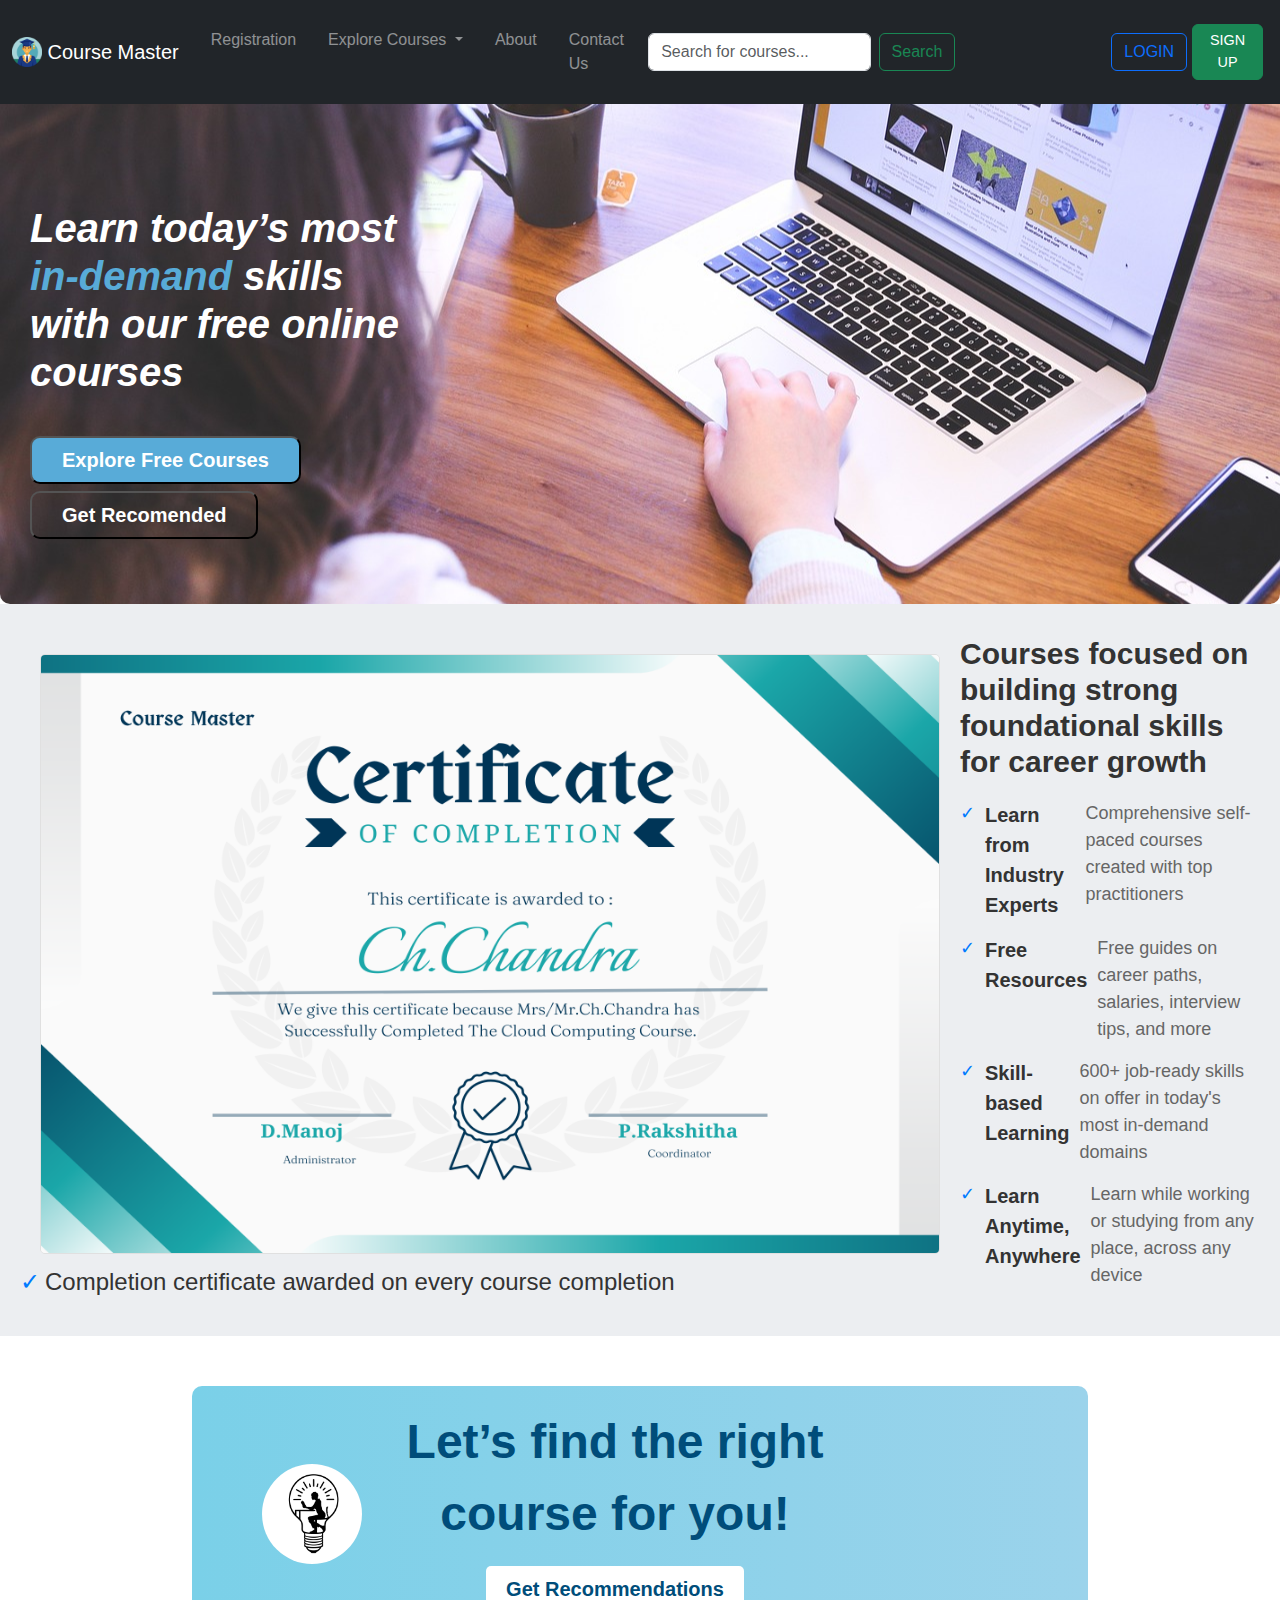
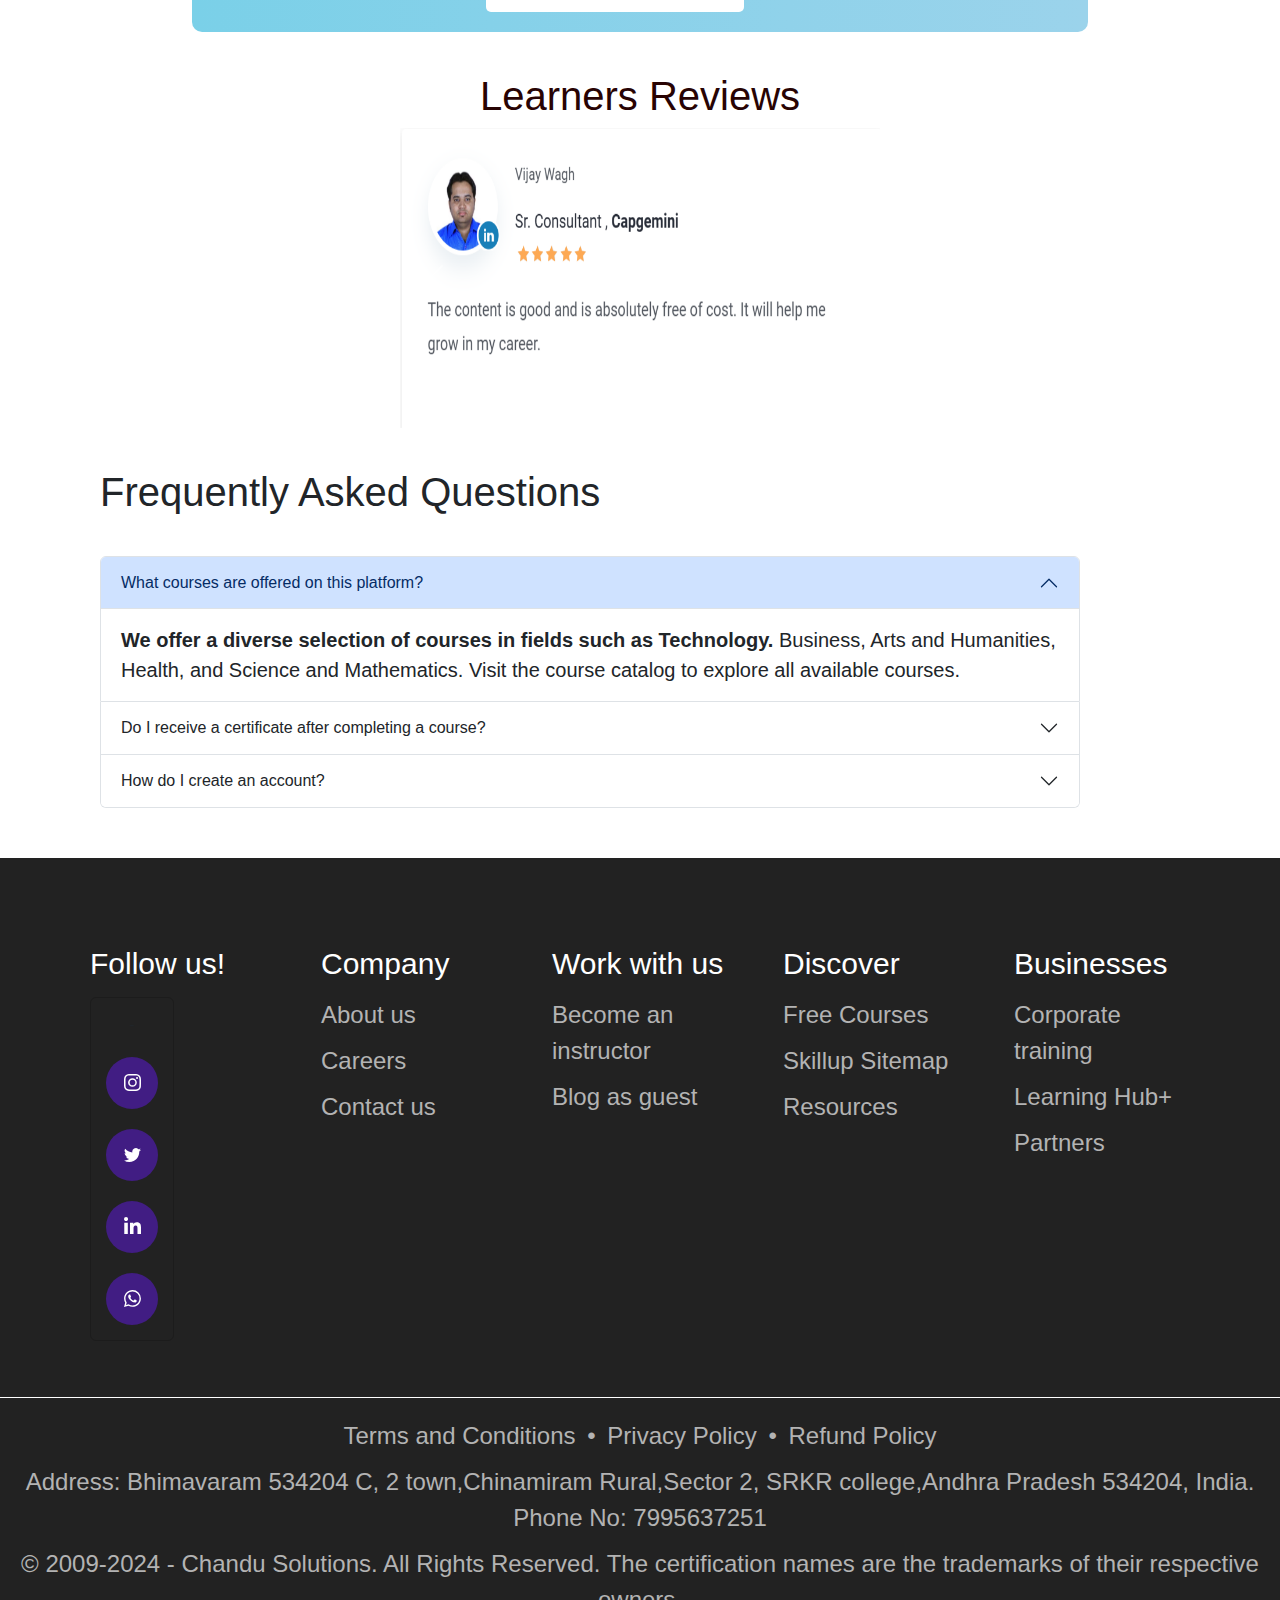
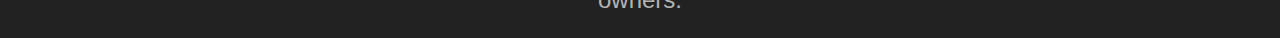
<file: chandu/index.html>
<!DOCTYPE html>
<html lang="en">
<head>
    <meta charset="UTF-8">
    <meta name="viewport" content="width=device-width, initial-scale=1.0">
    <title>Student Course Management System</title>
    <link rel="stylesheet" href="https://maxcdn.bootstrapcdn.com/bootstrap/4.5.2/css/bootstrap.min.css">
    <link rel="stylesheet" href="https://cdn.jsdelivr.net/npm/bootstrap-icons@1.5.0/font/bootstrap-icons.css"> 
    <link href="https://cdn.jsdelivr.net/npm/bootstrap@5.1.3/dist/css/bootstrap.min.css" rel="stylesheet">
    <link rel="stylesheet" href="style.css">
</head> 
<body>

    <nav class="navbar navbar-expand-lg navbar-dark bg-dark heightnav">
        <div class="container-fluid">
          <a class="navbar-brand" href="#">
            <img src="created-by-ai-8672131_1280.png" alt="Student Course Management Logo" width="30" height="30" class="d-inline-block align-top">
             Course Master
          </a>
          <button class="navbar-toggler" type="button" data-toggle="collapse" data-target="#navbarSupportedContent" aria-controls="navbarSupportedContent" aria-expanded="false" aria-label="Toggle navigation">
            <span class="navbar-toggler-icon"></span>
          </button>
          <div class="collapse navbar-collapse" id="navbarSupportedContent">
            <ul class="navbar-nav me-auto mb-2 mb-lg-0">
              <li class="nav-item">
              </li>
              <li class="nav-item">
                <a class="nav-link mx-2" href="http://127.0.0.1:5500/registration.html">Registration</a>
              </li>
              
              <li class="nav-item dropdown">
                <a class="nav-link dropdown-toggle mx-2" href="#" role="button" data-toggle="dropdown" aria-expanded="false">
                 Explore Courses
                </a>
                <ul class="dropdown-menu text-center">
                  <li><a class="dropdown-itemr" href="#">Technology</a></li>
                  <li><a class="dropdown-item " href="#"></a>Business</li>
                  <li><a class="dropdown-item" href="#"></a>Arts and Humanities</li>
                  <li><a class="dropdown-item" href="#"></a>Health</li>
                  <li><a class="dropdown-item" href="#">Science and Mathematics</a></li>
                  <li><hr class="dropdown-divider"></li>
                  <li><a class="dropdown-item" href="#">View All Courses</a></li>
                </ul>
              </li>
   
              <li class="nav-item">
                <a class="nav-link mx-2" href="http://127.0.0.1:5500/chandu/about.html">About</a>
              </li>
              <li class="nav-item">
                <a class="nav-link mx-2" href="http://127.0.0.1:5500/chandu/contact.html">Contact Us</a>
              </li>
            
            </ul>
            <form class="d-flex ms-auto" role="search">
              <input class="form-control me-2 search1" type="search" placeholder="Search for courses..." aria-label="Search">
              <button class="btn btn-outline-success " type="submit">Search</button>
            </form>

            <div class="ms-3 d-flex align-items-center">
              <a href="http://127.0.0.1:5500/chandu/log.html"><button type="button" class="btn btn-outline-primary chandu1">LOGIN</button></a>
              <a href="http://127.0.0.1:5500/chandu/signup.html"><button type="button" class="btn btn-success chandu">SIGN UP</button></a>
            </div>
          
          </div>
        </div>
    </nav>

    <div class="coutainer">
        <div class="img-container ch">
        
            <aside class="ch9">
                <h1 id="heading">
           

 <b>Learn today’s most <span style="color: #58abd8;">in-demand</span>
    skills with our free 
    online courses </br><button id="btnex">Explore Free Courses</button><button id="btnget">Get Recomended</button>   
</b></h1>


 </aside>
    </div>
 </div>

 <div class="certificate-section">
  <!-- Certificate Image -->
  <div class="certificate-image">
      <img src="Blue  Professional Certificate of Completion (1).png" alt="Certificate of Completion" height="300px" width="800px">
      <p class="certificate-note">
          <span>&#10003;</span> Completion certificate awarded on every course completion
      </p>
  </div>

  <!-- Certificate Text and Features -->
  <div class="certificate-text">
      <h2>Courses focused on building strong foundational skills for career growth</h2>
      <ul class="features-list">
          <li>
              <span class="icon">&#10003;</span>
              <strong>Learn from Industry Experts</strong>
              <p>Comprehensive self-paced courses created with top practitioners</p>
          </li>
          <li>
              <span class="icon">&#10003;</span>
              <strong>Free Resources</strong>
              <p>Free guides on career paths, salaries, interview tips, and more</p>
          </li>
          <li>
              <span class="icon">&#10003;</span>
              <strong>Skill-based Learning</strong>
              <p>600+ job-ready skills on offer in today's most in-demand domains</p>
          </li>
          <li>
              <span class="icon">&#10003;</span>
              <strong>Learn Anytime, Anywhere</strong>
              <p>Learn while working or studying from any place, across any device</p>
          </li>
      </ul>
  </div>
</div>


<!-- banner -->
<div class="recommendation-banner">
  <div class="banner-image">
      <img src="light-bulb-8710865_1280.png" alt="Person Illustration">
  </div>

  <div class="banner-content">
      <p>Let’s find the right course for you!</p>
      <button class="recommendation-button">Get Recommendations</button>
  </div>
</div>

<!-- Reviews -->
<div class="sliderh1">
<h1 >Learners Reviews</h1>
</div>

<div id="carouselExampleIndicators" class="carousel slide" data-ride="carousel">
  <ol class="carousel-indicators">
    <li data-target="#carouselExampleIndicators" data-slide-to="0" class="active">kjgf</li>
    <li data-target="#carouselExampleIndicators" data-slide-to="1">kjhfd</li>
    <li data-target="#carouselExampleIndicators" data-slide-to="2">kjdfl</li>
  </ol>
  <div class="carousel-inner" id="chandurev">
    <div class="carousel-item active">
      <img class="d-block w-100" src="rev1.png" alt="First slide" height="300px" width="50px">
    </div>
    <div class="carousel-item">
      <img class="d-block w-100" src="rev2.png" alt="Second slide" height="300px" width="50px">
    </div>
    <div class="carousel-item">
      <img class="d-block w-100" src="rev3.png" alt="Third slide" height="300px" width="50px">
    </div>
    <div class="carousel-item">
      <img class="d-block w-100" src="rev4.png" alt="Third slide" height="300px" width="50px">
    </div>
    <div class="carousel-item">
      <img class="d-block w-100" src="rev5.png" alt="Third slide" height="300px" width="50px">
    </div>
    <div class="carousel-item">
      <img class="d-block w-100" src="rev6.png" alt="Third slide" height="300px" width="50px">
    </div>
  </div>
  <a class="carousel-control-prev" href="#carouselExampleIndicators" role="button" data-slide="prev">
    <span class="carousel-control-prev-icon" aria-hidden="true"></span>
    <span class="sr-only">Previous</span>
  </a>
  <a class="carousel-control-next" href="#carouselExampleIndicators" role="button" data-slide="next">
    <span class="carousel-control-next-icon" aria-hidden="true"></span>
    <span class="sr-only">Next</span>
  </a>
</div>


<!-- Questions -->
<div id="que">
<h1>Frequently Asked Questions</h1>
</div>

<div class="accordion" id="accordionExample">
  <div class="accordion-item">
    <h2 class="accordion-header">
      <button class="accordion-button" type="button" data-bs-toggle="collapse" data-bs-target="#collapseOne" aria-expanded="true" aria-controls="collapseOne">
        What courses are offered on this platform?
      </button>
    </h2>
    <div id="collapseOne" class="accordion-collapse collapse show" data-bs-parent="#accordionExample">
      <div class="accordion-body">
        <strong>We offer a diverse selection of courses in fields such as Technology.</strong> Business, Arts and Humanities, Health, and Science and Mathematics. Visit the course catalog to explore all available courses.
      </div>
    </div>
  </div>
  <div class="accordion-item">
    <h2 class="accordion-header">
      <button class="accordion-button collapsed" type="button" data-bs-toggle="collapse" data-bs-target="#collapseTwo" aria-expanded="false" aria-controls="collapseTwo">
        Do I receive a certificate after completing a course?  </button>
    </h2>
    <div id="collapseTwo" class="accordion-collapse collapse" data-bs-parent="#accordionExample">
      <div class="accordion-body">
        <strong>Yes,</strong> upon successful completion of a course, you will receive a certificate of completion, which can be downloaded and shared on professional platforms.
      </div>
    </div>
  </div>
  <div class="accordion-item">
    <h2 class="accordion-header">
      <button class="accordion-button collapsed" type="button" data-bs-toggle="collapse" data-bs-target="#collapseThree" aria-expanded="false" aria-controls="collapseThree">
        How do I create an account?</button>
    </h2>
    <div id="collapseThree" class="accordion-collapse collapse" data-bs-parent="#accordionExample">
      <div class="accordion-body">
        <strong> You can create an account by clicking on the “Sign Up”</strong> 
      </div>
    </div>
  </div>
</div>



<!-- footer -->
<footer class="footer">
  <div class="container">
      <div class="footer-row">
          <div class="footer-column">
              <h3>Follow us!</h3>
              
              <div class="card">-
                <a class="socialContainer containerOne" href="https://www.instagram.com/?hl=en">
                  <svg viewBox="0 0 16 16" class="socialSvg instagramSvg">
                    <path
                      d="M8 0C5.829 0 5.556.01 4.703.048 3.85.088 3.269.222 2.76.42a3.917 3.917 0 0 0-1.417.923A3.927 3.927 0 0 0 .42 2.76C.222 3.268.087 3.85.048 4.7.01 5.555 0 5.827 0 8.001c0 2.172.01 2.444.048 3.297.04.852.174 1.433.372 1.942.205.526.478.972.923 1.417.444.445.89.719 1.416.923.51.198 1.09.333 1.942.372C5.555 15.99 5.827 16 8 16s2.444-.01 3.298-.048c.851-.04 1.434-.174 1.943-.372a3.916 3.916 0 0 0 1.416-.923c.445-.445.718-.891.923-1.417.197-.509.332-1.09.372-1.942C15.99 10.445 16 10.173 16 8s-.01-2.445-.048-3.299c-.04-.851-.175-1.433-.372-1.941a3.926 3.926 0 0 0-.923-1.417A3.911 3.911 0 0 0 13.24.42c-.51-.198-1.092-.333-1.943-.372C10.443.01 10.172 0 7.998 0h.003zm-.717 1.442h.718c2.136 0 2.389.007 3.232.046.78.035 1.204.166 1.486.275.373.145.64.319.92.599.28.28.453.546.598.92.11.281.24.705.275 1.485.039.843.047 1.096.047 3.231s-.008 2.389-.047 3.232c-.035.78-.166 1.203-.275 1.485a2.47 2.47 0 0 1-.599.919c-.28.28-.546.453-.92.598-.28.11-.704.24-1.485.276-.843.038-1.096.047-3.232.047s-2.39-.009-3.233-.047c-.78-.036-1.203-.166-1.485-.276a2.478 2.478 0 0 1-.92-.598 2.48 2.48 0 0 1-.6-.92c-.109-.281-.24-.705-.275-1.485-.038-.843-.046-1.096-.046-3.233 0-2.136.008-2.388.046-3.231.036-.78.166-1.204.276-1.486.145-.373.319-.64.599-.92.28-.28.546-.453.92-.598.282-.11.705-.24 1.485-.276.738-.034 1.024-.044 2.515-.045v.002zm4.988 1.328a.96.96 0 1 0 0 1.92.96.96 0 0 0 0-1.92zm-4.27 1.122a4.109 4.109 0 1 0 0 8.217 4.109 4.109 0 0 0 0-8.217zm0 1.441a2.667 2.667 0 1 1 0 5.334 2.667 2.667 0 0 1 0-5.334z"
                    ></path>
                  </svg>
                </a>
              
                <a class="socialContainer containerTwo" href="https://x.com/home">
                  <svg viewBox="0 0 16 16" class="socialSvg twitterSvg">
                    <path
                      d="M5.026 15c6.038 0 9.341-5.003 9.341-9.334 0-.14 0-.282-.006-.422A6.685 6.685 0 0 0 16 3.542a6.658 6.658 0 0 1-1.889.518 3.301 3.301 0 0 0 1.447-1.817 6.533 6.533 0 0 1-2.087.793A3.286 3.286 0 0 0 7.875 6.03a9.325 9.325 0 0 1-6.767-3.429 3.289 3.289 0 0 0 1.018 4.382A3.323 3.323 0 0 1 .64 6.575v.045a3.288 3.288 0 0 0 2.632 3.218 3.203 3.203 0 0 1-.865.115 3.23 3.23 0 0 1-.614-.057 3.283 3.283 0 0 0 3.067 2.277A6.588 6.588 0 0 1 .78 13.58a6.32 6.32 0 0 1-.78-.045A9.344 9.344 0 0 0 5.026 15z"
                    ></path>
                  </svg>
                </a>
              
                <a class="socialContainer containerThree" href="https://www.linkedin.com/feed/">
                  <svg viewBox="0 0 448 512" class="socialSvg linkdinSvg">
                    <path
                      d="M100.28 448H7.4V148.9h92.88zM53.79 108.1C24.09 108.1 0 83.5 0 53.8a53.79 53.79 0 0 1 107.58 0c0 29.7-24.1 54.3-53.79 54.3zM447.9 448h-92.68V302.4c0-34.7-.7-79.2-48.29-79.2-48.29 0-55.69 37.7-55.69 76.7V448h-92.78V148.9h89.08v40.8h1.3c12.4-23.5 42.69-48.3 87.88-48.3 94 0 111.28 61.9 111.28 142.3V448z"
                    ></path>
                  </svg>
                </a>
              
                <a class="socialContainer containerFour" href="https://web.whatsapp.com/">
                  <svg viewBox="0 0 16 16" class="socialSvg whatsappSvg">
                    <path
                      d="M13.601 2.326A7.854 7.854 0 0 0 7.994 0C3.627 0 .068 3.558.064 7.926c0 1.399.366 2.76 1.057 3.965L0 16l4.204-1.102a7.933 7.933 0 0 0 3.79.965h.004c4.368 0 7.926-3.558 7.93-7.93A7.898 7.898 0 0 0 13.6 2.326zM7.994 14.521a6.573 6.573 0 0 1-3.356-.92l-.24-.144-2.494.654.666-2.433-.156-.251a6.56 6.56 0 0 1-1.007-3.505c0-3.626 2.957-6.584 6.591-6.584a6.56 6.56 0 0 1 4.66 1.931 6.557 6.557 0 0 1 1.928 4.66c-.004 3.639-2.961 6.592-6.592 6.592zm3.615-4.934c-.197-.099-1.17-.578-1.353-.646-.182-.065-.315-.099-.445.099-.133.197-.513.646-.627.775-.114.133-.232.148-.43.05-.197-.1-.836-.308-1.592-.985-.59-.525-.985-1.175-1.103-1.372-.114-.198-.011-.304.088-.403.087-.088.197-.232.296-.346.1-.114.133-.198.198-.33.065-.134.034-.248-.015-.347-.05-.099-.445-1.076-.612-1.47-.16-.389-.323-.335-.445-.34-.114-.007-.247-.007-.38-.007a.729.729 0 0 0-.529.247c-.182.198-.691.677-.691 1.654 0 .977.71 1.916.81 2.049.098.133 1.394 2.132 3.383 2.992.47.205.84.326 1.129.418.475.152.904.129 1.246.08.38-.058 1.171-.48 1.338-.943.164-.464.164-.86.114-.943-.049-.084-.182-.133-.38-.232z"
                    ></path>
                  </svg>
                </a>
              </div>
          </div>

          <div class="footer-column">
              <h3>Company</h3>
              <ul>
                  <li><a href="#">About us</a></li>
                  <li><a href="#">Careers</a></li>
                  <li><a href="#">Contact us</a></li>
              </ul>
          </div>

          <div class="footer-column">
              <h3>Work with us</h3>
              <ul>
                  <li><a href="#">Become an instructor</a></li>
                  <li><a href="#">Blog as guest</a></li>
              </ul>
          </div>

          <div class="footer-column">
              <h3>Discover</h3>
              <ul>
                  <li><a href="#">Free Courses</a></li>
                  <li><a href="#">Skillup Sitemap</a></li>
                  <li><a href="#">Resources</a></li>
              </ul>
          </div>

          <div class="footer-column">
              <h3>Businesses</h3>
              <ul>
                  <li><a href="#">Corporate training</a></li>
                  <li><a href="#">Learning Hub+</a></li>
                  <li><a href="#">Partners</a></li>
              </ul>
          </div>

          
      </div>
  </div>
  <!-- Terms and Conditions -->
  <footer class="footer-bottom1">
    <div class="container1">
        <div class="footer-links1">
            <a href="#">Terms and Conditions</a>
            <span> • </span>
            <a href="#">Privacy Policy</a>
            <span> • </span>
            <a href="#">Refund Policy</a>
        </div>
        <div class="footer-address1">
            Address: Bhimavaram 534204 C, 2 town,Chinamiram Rural,Sector 2, SRKR college,Andhra Pradesh 534204, India. Phone No: 7995637251
        </div>
        <div class="footer-copyright1">
            © 2009-2024 - Chandu Solutions. All Rights Reserved. The certification names are the trademarks of their respective owners.
        </div>
    </div>
</footer>

</footer>

    

    <script src="https://code.jquery.com/jquery-3.5.1.slim.min.js"></script>
    <script src="https://cdn.jsdelivr.net/npm/@popperjs/core@2.9.2/dist/umd/popper.min.js"></script>
    <script src="https://maxcdn.bootstrapcdn.com/bootstrap/4.5.2/js/bootstrap.min.js"></script>
    <script src="https://cdn.jsdelivr.net/npm/bootstrap@5.1.3/dist/js/bootstrap.bundle.min.js"></script>
</body>
</html>
</file>
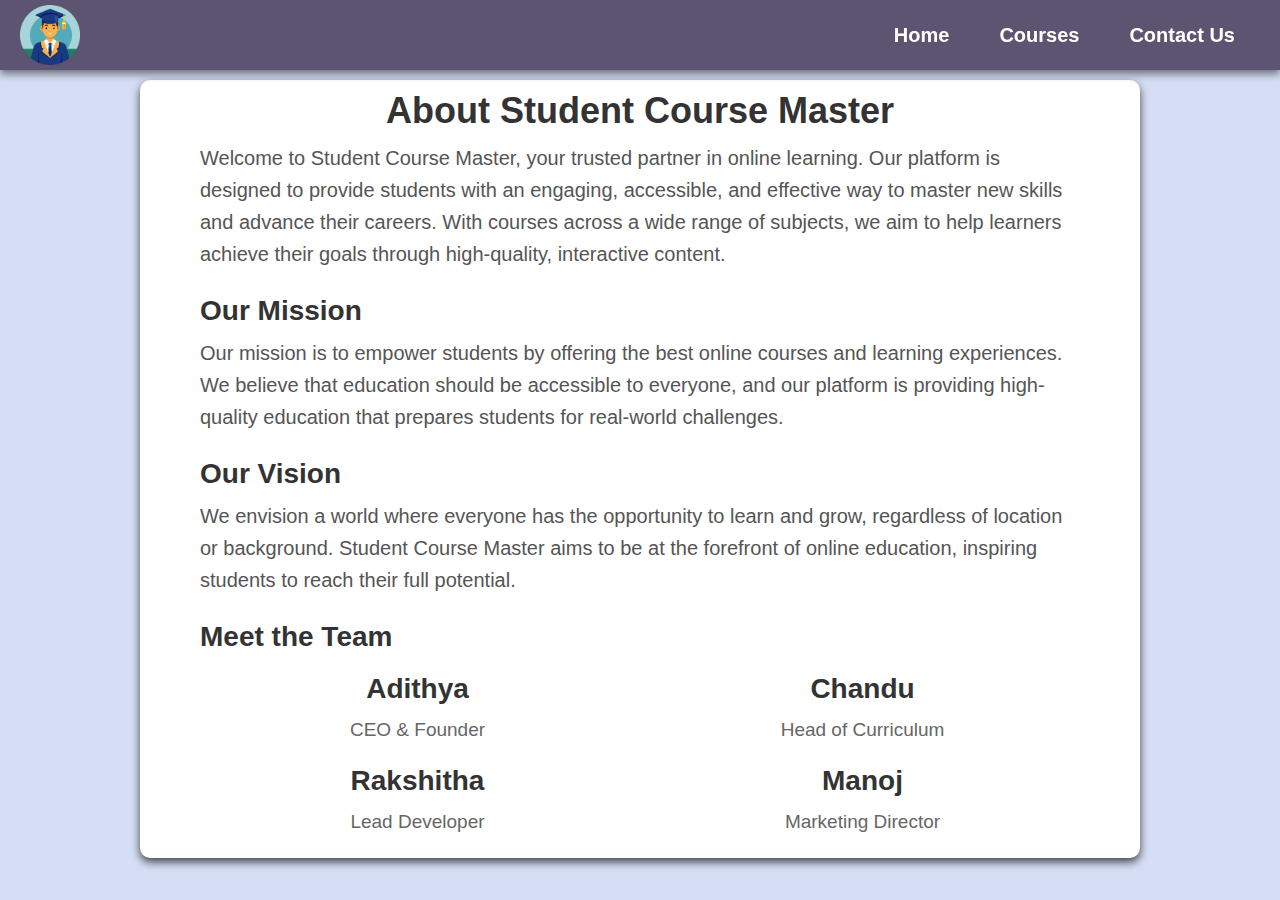
<file: chandu/about.html>
<!DOCTYPE html>
<html lang="en">
<head>
    <meta charset="UTF-8">
    <meta name="viewport" content="width=device-width, initial-scale=1.0">
    <title>About Us - Student Course Master</title>
    <link rel="stylesheet" href="style.css">
</head>
<style>
    * {
        box-sizing: border-box;
        margin: 0;
        padding: 0;
        font-family: Arial, sans-serif;
    }

    body {
        display: flex;
        justify-content: center;
        align-items: center;
        background-color: #d5def5;
    }

    .about-container {
        width: 100%;
        max-width: 1000px;
        background-color: #ffffff;
        padding: 10px 60px; /* Reduced padding */
        box-shadow: 0 4px 8px rgba(0, 0, 0, 0.7);
        border-radius: 10px;
        margin-top: 80px;
        position: relative;
    }

    .about-container h2 {
        font-size: 36px;
        text-align: center;
        color: #333;
        margin-bottom: 10px; /* Reduced margin */
    }

    .about-container p {
        font-size: 20px;
        color: #555;
        line-height: 1.6;
        margin-bottom: 10px; /* Reduced margin */
    }

    .mission, .vision, .team {
        margin-top: 25px; /* Reduced margin */
    }

    .mission h3, .vision h3, .team h3 {
        font-size: 28px;
        color: #333;
        margin-bottom: 10px; /* Reduced margin */
    }

    .team-members {
        display: flex;
        flex-wrap: wrap;
        gap: 10px; /* Reduced gap */
        margin-top: 20px; /* Reduced margin */
    }

    .member {
        flex: 1 1 45%;
        text-align: center;
    }

    .member h4 {
        font-size: 20px;
        color: #333;
    }

    .member p {
        font-size: 19px;
        color: #666;
    }

    /* Navbar Styling */
    .navbar {
        width: 100%;
        background-color: #5c5470;
        color: #ffffff;
        padding: 10px 20px;
        display: flex;
        justify-content: space-between;
        align-items: center;
        position: fixed;
        top: 0;
        z-index: 1000;
        height: 70px;
        box-shadow: 0 4px 8px rgba(0, 0, 0, 0.5);
    }

    .navbar a {
        color: #ffffff;
        text-decoration: none;
        margin: 0 25px;
        font-size: 20px;
        font-weight: bold;
    }

    .navbar a:hover {
        color: #dddddd;
    }

    .navbar .logo {
        font-size: 24px;
        font-weight: bold;
    }

    .navbar .nav-links {
        display: flex;
        align-items: center;
    }
</style>
<body>
<!-- Navbar Section -->
<div class="navbar">
    <img src="created-by-ai-8672131_1280.png" height="60px">
    <div class="nav-links">
        <a href="http://127.0.0.1:5500/chandu/index.html">Home</a>
        <a href="#courses">Courses</a>
        <a href="http://127.0.0.1:5500/chandu/contact.html">Contact Us</a>
    </div>
</div>
<div class="about-container">
    <h2>About Student Course Master</h2>
    <p>
        Welcome to Student Course Master, your trusted partner in online learning. Our platform is designed to provide students
        with an engaging, accessible, and effective way to master new skills and advance their careers. With courses across a wide
        range of subjects, we aim to help learners achieve their goals through high-quality, interactive content.
    </p>

    <div class="mission">
        <h3>Our Mission</h3>
        <p>
            Our mission is to empower students by offering the best online courses and learning experiences. We believe that
            education should be accessible to everyone, and our platform is providing high-quality education that
            prepares students for real-world challenges.
        </p>
    </div>

    <div class="vision">
        <h3>Our Vision</h3>
        <p>
            We envision a world where everyone has the opportunity to learn and grow, regardless of location or background.
            Student Course Master aims to be at the forefront of online education, inspiring students to reach their full potential.
        </p>
    </div>

    <div class="team">
        <h3>Meet the Team</h3>
        <div class="team-members">
            <div class="member">
                <h3>Adithya</h3>
                <p>CEO & Founder</p>
            </div>
            <div class="member">
                 <h3>Chandu</h3>
                <p>Head of Curriculum</p>
            </div>
            <div class="member">
                <h3>Rakshitha</h3>
                <p>Lead Developer</p>
            </div>
            <div class="member">
                <h3>Manoj</h3>
                <p>Marketing Director</p>
            </div>
        </div>
    </div>
</div>

</body>
</html>
</file>
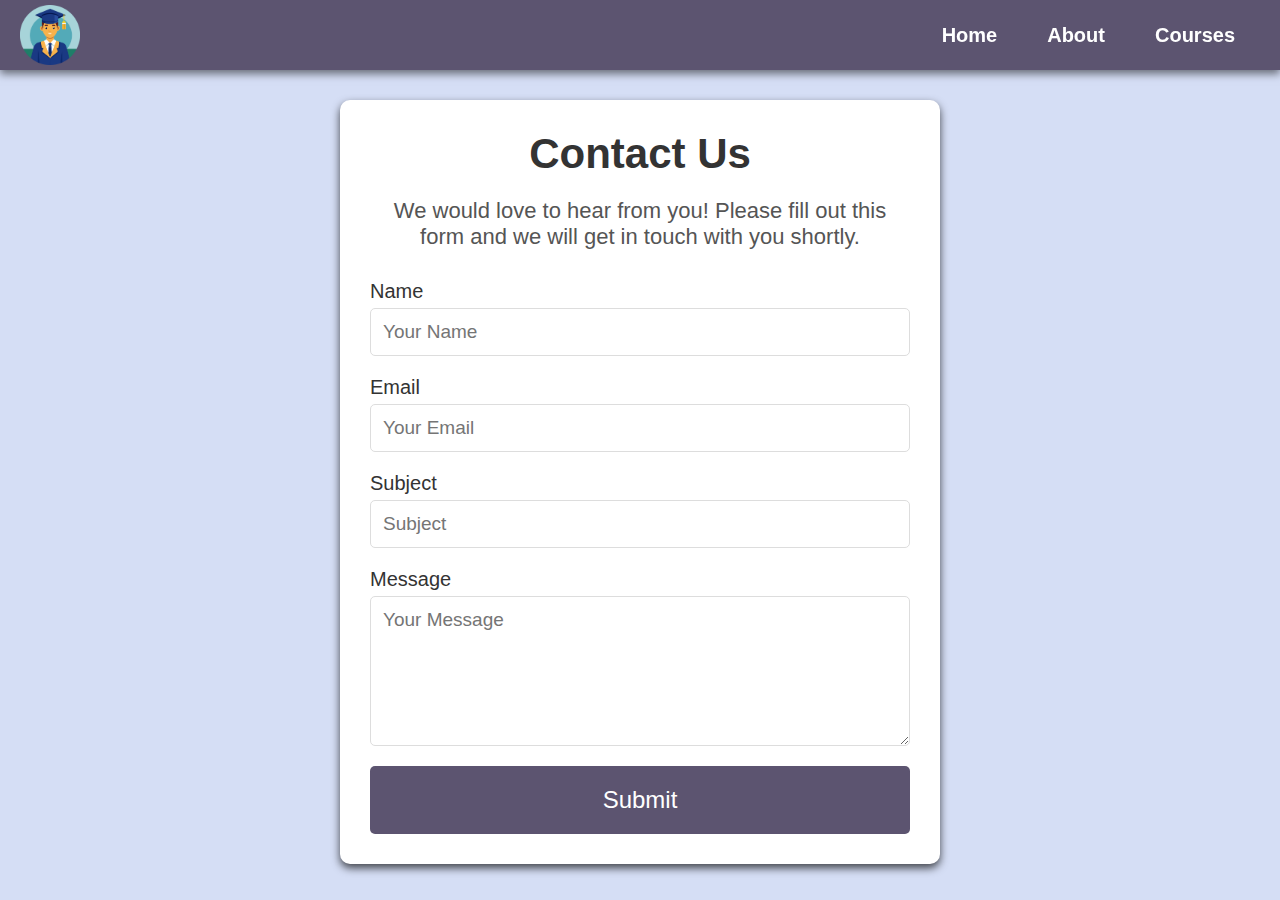
<file: chandu/contact.html>
<!DOCTYPE html>
<html lang="en">
<head>
    <meta charset="UTF-8">
    <meta name="viewport" content="width=device-width, initial-scale=1.0">
    <title>Contact Us</title>
    <link rel="stylesheet" href="style.css">
</head>
<style>
    * {
        box-sizing: border-box;
        margin: 0;
        padding: 0;
        font-family: Arial, sans-serif;
    }

    body {
        display: flex;
        flex-direction: column;
        align-items: center;
        background-color: #d5def5;
        padding-top: 100px; /* Add padding to avoid overlap with fixed navbar */
    }

    .contact-container {
        width: 100%;
        max-width: 600px;
        background-color: #ffffff;
        padding: 30px;
        box-shadow: 0 4px 8px rgba(0, 0, 0, 0.7);
        border-radius: 10px;
        margin-bottom: 10px;
    }

    .contact-container h2 {
        font-size: 42px;
        text-align: center;
        color: #333;
        margin-bottom: 20px;
    }

    .contact-container p {
        font-size: 22px;
        color: #555;
        text-align: center;
        margin-bottom: 30px;
    }

    .contact-form {
        display: flex;
        flex-direction: column;
    }

    .contact-form label {
        font-size: 20px;
        color: #333;
        margin-bottom: 5px;
    }

    .contact-form input,
    .contact-form textarea {
        width: 100%;
        padding: 12px;
        margin-bottom: 20px;
        border: 1px solid #ddd;
        border-radius: 5px;
        font-size: 19px;
    }

    .contact-form textarea {
        resize: vertical;
        min-height: 150px;
    }

    .contact-form button {
        padding: 20px;
        font-size: 24px;
        color: #ffffff;
        background-color: #5c5470;
        border: none;
        border-radius: 5px;
        cursor: pointer;
    }

    .contact-form button:hover {
        background-color: #4b3e57;
    }

    /* Navbar Styling */
    .navbar {
        width: 100%;
        background-color: #5c5470;
        color: #ffffff;
        padding: 10px 20px;
        display: flex;
        justify-content: space-between;
        align-items: center;
        position: fixed;
        top: 0;
        z-index: 1000;
        height: 70px;
        box-shadow: 0 4px 8px rgba(0, 0, 0, 0.5);
    }

    .navbar a {
        color: #ffffff;
        text-decoration: none;
        margin: 0 25px;
        font-size: 20px;
        font-weight: bold;
    }

    .navbar a:hover {
        color: #dddddd;
    }

    .navbar .logo {
        font-size: 24px;
        font-weight: bold;
    }

    .navbar .nav-links {
        display: flex;
        align-items: center;
    }
</style>
<body>

<!-- Navbar Section -->
<div class="navbar">
    <img src="created-by-ai-8672131_1280.png" height="60px">
    <div class="nav-links">
        <a href="http://127.0.0.1:5500/chandu/index.html">Home</a>
        <a href="http://127.0.0.1:5500/chandu/about.html">About</a>
        <a href="#courses">Courses</a>
    </div>
</div>

<div class="contact-container">
    <h2>Contact Us</h2>
    <p>We would love to hear from you! Please fill out this form and we will get in touch with you shortly.</p>
    <form class="contact-form">
        <label for="name">Name</label>
        <input type="text" id="name" name="name" placeholder="Your Name" required>

        <label for="email">Email</label>
        <input type="email" id="email" name="email" placeholder="Your Email" required>

        <label for="subject">Subject</label>
        <input type="text" id="subject" name="subject" placeholder="Subject" required>

        <label for="message">Message</label>
        <textarea id="message" name="message" placeholder="Your Message" required></textarea>

        <button type="submit">Submit</button>
    </form>
</div>

</body>
</html>
</file>
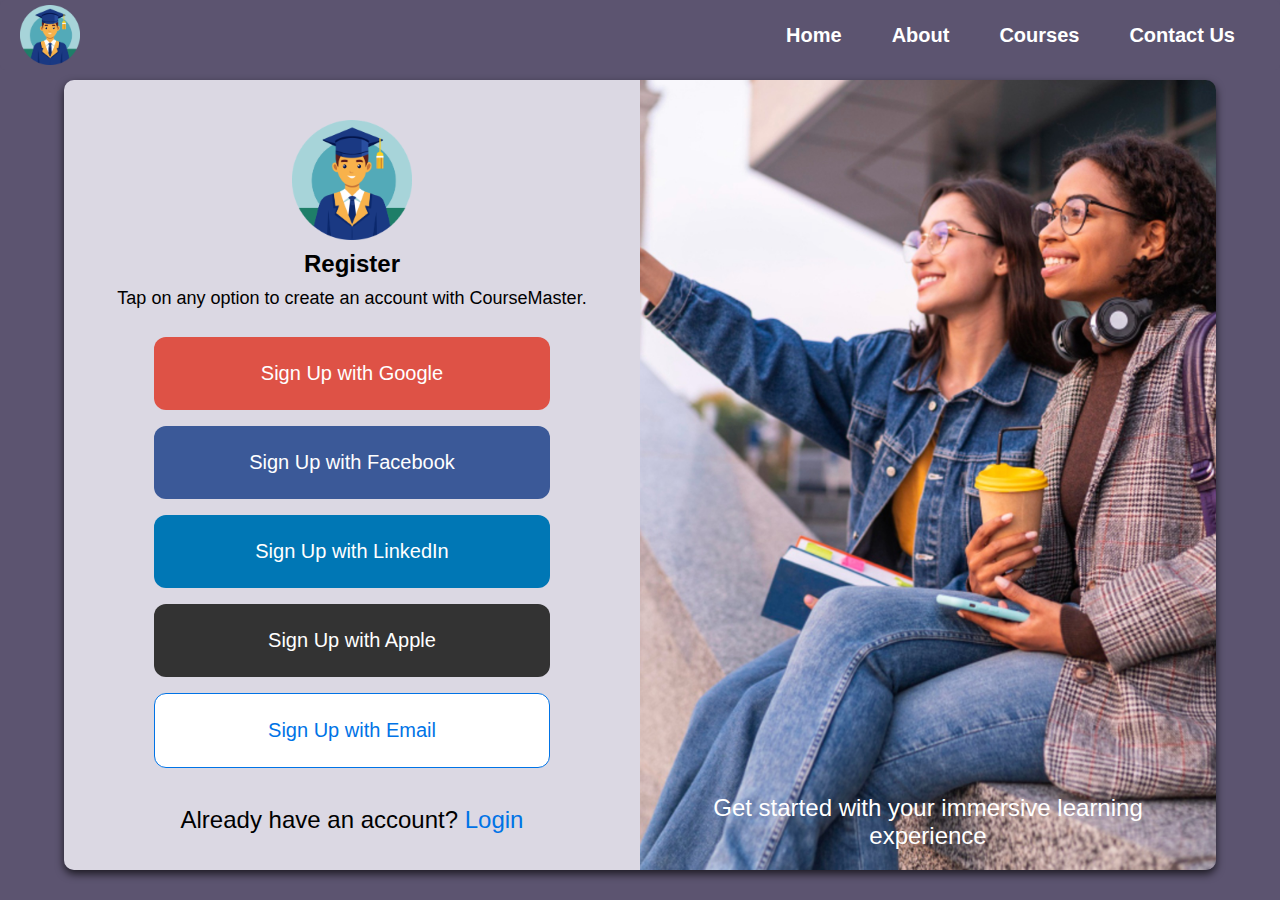
<file: chandu/courseStart.html>
<!DOCTYPE html>
<html lang="en">
<head>
    <meta charset="UTF-8">
    <meta name="viewport" content="width=device-width, initial-scale=1.0">
    <title>Registration Page</title>
    <link rel="stylesheet" href="style.css">
</head>
<style>
    * {
        box-sizing: border-box;
        margin: 0;
        padding: 0;
        font-family: Arial, sans-serif;
    }

    body {
        display: flex;
        flex-direction: column;
        align-items: center;
        min-height: 100vh;
        background-color: #5c5470;
    }

    /* Navbar Styling */
    .navbar {
        width: 100%;
        background-color: #5c5470;
        color: #ffffff;
        padding: 10px 20px;
        display: flex;
        justify-content: space-between;
        align-items: center;
        position: fixed;
        height: 70px;
        border-radius: 5px;
    }

    .navbar a {
        color: #ffffff;
        text-decoration: none;
        margin: 0 25px;
        font-size: 20px;
        font-weight: bold;
    }

    .navbar a:hover {
        color: #dddddd;
    }

    .navbar .logo {
        font-size: 24px;
        font-weight: bold;
    }

    .navbar .nav-links {
        display: flex;
        align-items: center;
    }

    .registration-container {
        display: flex;
        width: 90%;
        max-width: 10000px;
        height: 790px;
        box-shadow: 0 4px 8px rgba(0, 0, 0, 0.7);
        border-radius: 10px;
        overflow: hidden;
        margin-top: 80px; /* Added margin to push it below the navbar */
    }

    .registration-form {
        width: 50%;
        padding: 40px;
        background-color: #dbd8e3;
        display: flex;
        flex-direction: column;
        align-items: center;
    }

    .logo-img {
        width: 120px;
        margin-bottom: 10px;
    }

    h2 {
        font-size: 24px;
        margin-bottom: 10px;
    }

    p {
        font-size: 18px;
        color: black;
        text-align: center;
        margin-bottom: 20px;
    }

    .social-button {
        width: 80%;
        padding: 25px;
        margin: 8px 0;
        border: none;
        color: #fff;
        font-size: 20px;
        cursor: pointer;
        border-radius: 12px;
    }

    .google { background-color: #de5246; }
    .facebook { background-color: #3b5998; }
    .linkedin { background-color: #0077b5; }
    .apple { background-color: #333333; }
    .email {
        background-color: #ffffff;
        color: #0073e6;
        border: 1px solid #0073e6;
    }

    .email:hover {
        background-color: #f0f0f0;
    }

    .social-button:hover {
        opacity: 0.9;
    }

    .already-account {
        font-size: 24px;
        color: black;
        margin-top: 30px;
    }

    .already-account a {
        color: #0073e6;
        text-decoration: none;
    }

    .already-account a:hover {
        text-decoration: underline;
    }

    .registration-info {
        width: 50%;
        background-image: url('chandu8628244.jpg');
        background-size: cover;
        background-position: center;
        color: #ffffff;
        display: flex;
        align-items: flex-end;
        justify-content: center;
        padding: 20px;
        position: relative;
    }

    #colorOfP {
        color: white;
        font-size: 24px;
        text-align: center;
        margin: 0;
    }

</style>
<body>

<!-- Navbar Section -->
<div class="navbar">
    <img src="created-by-ai-8672131_1280.png" height="60px">
    <div class="nav-links">
        <a href="http://127.0.0.1:5500/chandu/index.html">Home</a>
        <a href="#about">About</a>
        <a href="#courses">Courses</a>
        <a href="#contact">Contact Us</a>
    </div>
</div>

<div class="registration-container">
    <div class="registration-form">
        <img src="created-by-ai-8672131_1280.png" alt="Logo" class="logo-img">
        <h2>Register</h2>
        <p>Tap on any option to create an account with CourseMaster.</p>
        <button class="social-button google">Sign Up with Google</button>
        <button class="social-button facebook">Sign Up with Facebook</button>
        <button class="social-button linkedin">Sign Up with LinkedIn</button>
        <button class="social-button apple">Sign Up with Apple</button>
        <button class="social-button email">Sign Up with Email</button>
        <p class="already-account">Already have an account? <a href="http://127.0.0.1:5500/chandu/log.html">Login</a></p>
    </div>

    <div class="registration-info">
        <p id="colorOfP">Get started with your immersive learning experience</p>
    </div>
</div>

<script>
    document.querySelectorAll('.social-button').forEach(button => {
        button.addEventListener('click', () => {
            alert(`You clicked on ${button.textContent}`);
        });
    });

    document.querySelector('.already-account a').addEventListener('click', () => {
        alert("Redirecting to Login page.");
    });
</script>

</body>
</html>
</file>
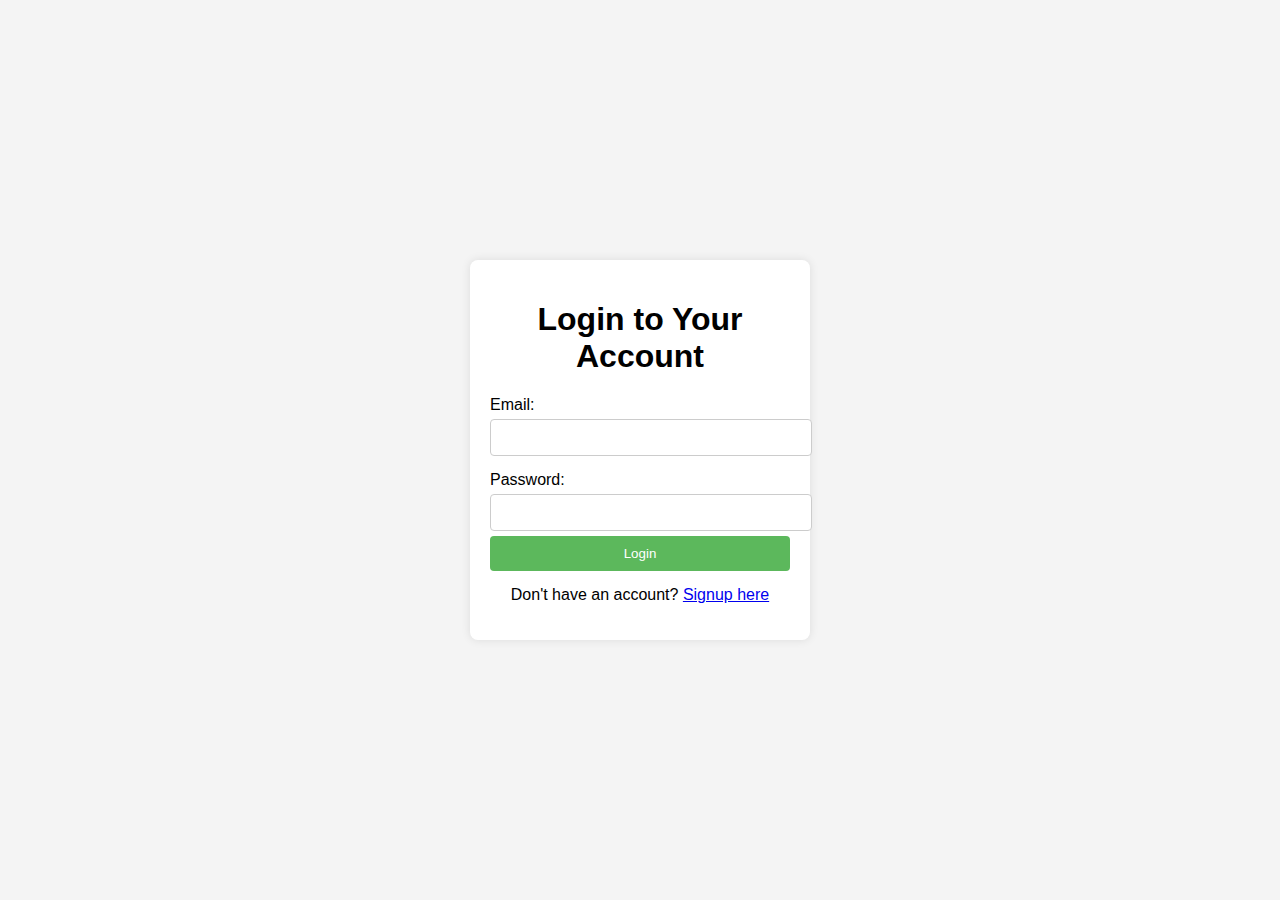
<file: chandu/log.html>
<!DOCTYPE html>
<html lang="en">
<head>
    <meta charset="UTF-8">
    <meta name="viewport" content="width=device-width, initial-scale=1.0">
    <title>Login Page</title>
    <link rel="stylesheet" href="log.css">
</head>
<body>
    <div class="container">
        <h1>Login to Your Account</h1>
        <form id="loginForm">
            <label for="loginEmail">Email:</label>
            <input type="email" id="loginEmail" required>

            <label for="loginPassword">Password:</label>
            <input type="password" id="loginPassword" required>

            <button type="submit">Login</button>
            <p class="message">Don't have an account? <a href="http://127.0.0.1:5500/signup.[base64]">Signup here</a></p>
        </form>
        
        <form id="signupForm" style="display: none;">
            <label for="name">Name:</label>
            <input type="text" id="name" required>

            Default speed
            Default quality
            Dark mode
            ￼
            We’re Hiring
            About us
            
            <label for="signupEmail">Email:</label>
            <input type="email" id="signupEmail" re
            Default speed
            Default quality
            Dark mode
            ￼
            We’re Hiring
            About us
            quired>

            <label for="signupPassword">Password:</label>
            <input type="password" id="signupPassword" required>

            <button type="submit">Signup</button>
        </form>
    </div>

    <script src="log.js"></script>
</body>
</html>
</file>
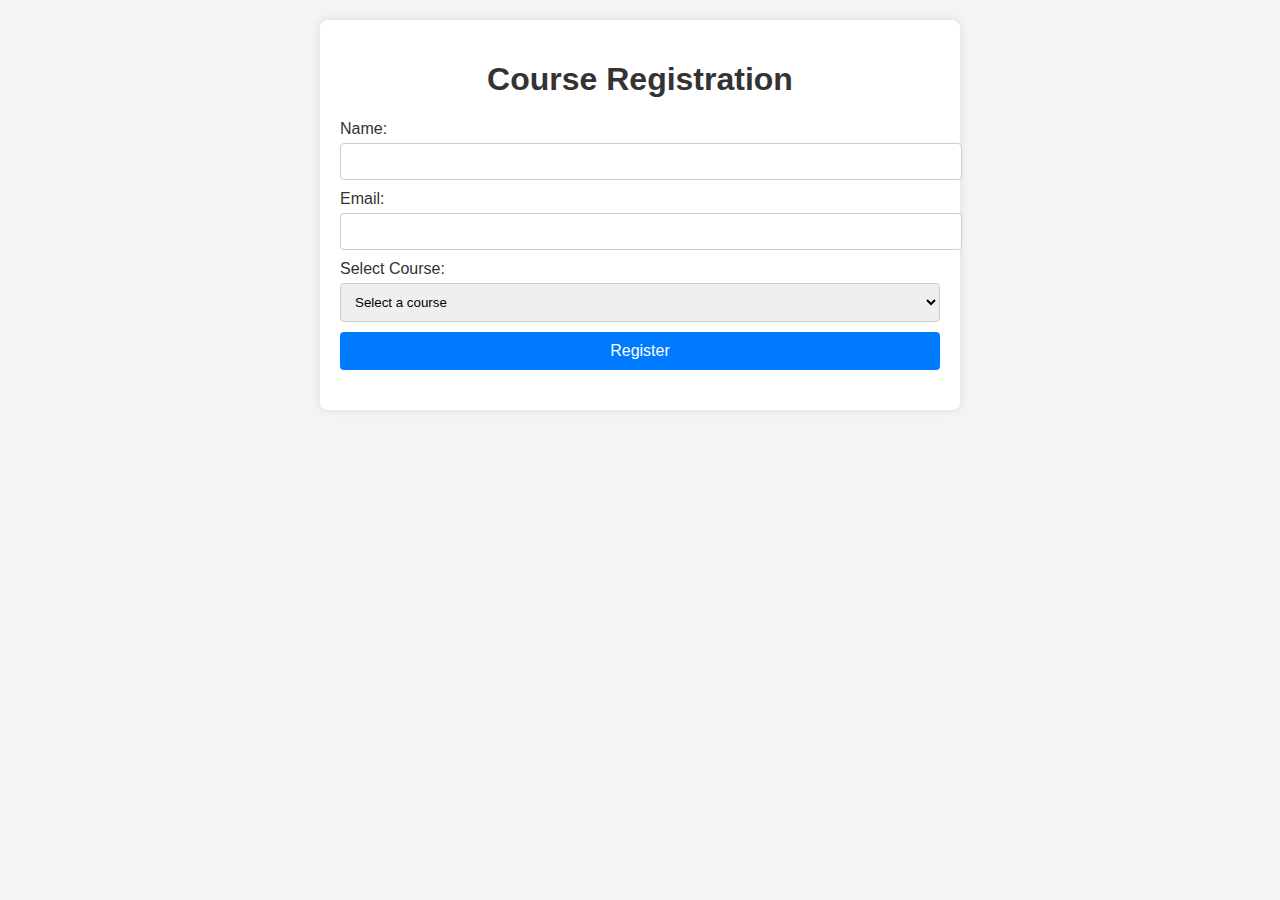
<file: chandu/registration.html>
<!DOCTYPE html>
<html lang="en">
<head>
    <meta charset="UTF-8">
    <meta name="viewport" content="width=device-width, initial-scale=1.0">
    <title>Course Registration</title>
    <style>
        body {
            font-family: Arial, sans-serif;
            background-color: #f4f4f4;
            color: #333;
            margin: 0;
            padding: 20px;
        }

        .container {
            max-width: 600px;
            margin: 0 auto;
            background: white;
            padding: 20px;
            border-radius: 8px;
            box-shadow: 0 0 10px rgba(0, 0, 0, 0.1);
        }

        h1 {
            text-align: center;
        }

        label {
            display: block;
            margin: 10px 0 5px;
        }

        input[type="text"],
        input[type="email"],
        select {
            width: 100%;
            padding: 10px;
            border: 1px solid #ccc;
            border-radius: 4px;
        }

        button {
            display: block;
            width: 100%;
            padding: 10px;
            background-color: #007bff;
            color: white;
            border: none;
            border-radius: 4px;
            font-size: 16px;
            cursor: pointer;
            margin-top: 10px;
        }

        button:hover {
            background-color: #0056b3;
        }

        .message {
            margin-top: 20px;
            text-align: center;
            color: green;
        }
    </style>
</head>
<body>
    <div class="container">
        <h1>Course Registration</h1>
        <form id="registrationForm">
            <label for="name">Name:</label>
            <input type="text" id="name" required>

            <label for="email">Email:</label>
            <input type="email" id="email" required>

            <label for="course">Select Course:</label>
            <select id="course" required>
                <option value="" disabled selected>Select a course</option>
                <option value="Introduction to Cyber Security">Introduction to Cyber Security</option>
                <option value="cloud computing">cloud computing</option>
                <option value="Software development">Software development</option>
                <option value="Data Science">Data Science</option>
            </select>

            <button type="submit">Register</button>
        </form>
        <div class="message" id="message"></div>
    </div>
    <script>
        document.getElementById('registrationForm').addEventListener('submit', function(event) {
            event.preventDefault();

  
            const name = document.getElementById('name').value;
            const email = document.getElementById('email').value;
            const course = document.getElementById('course').value;

         
            const messageDiv = document.getElementById('message');
            messageDiv.innerText = `Thank you, ${name}! You have registered for the ${course} course.`;
        });
    </script>
</body>
</html>
</file>
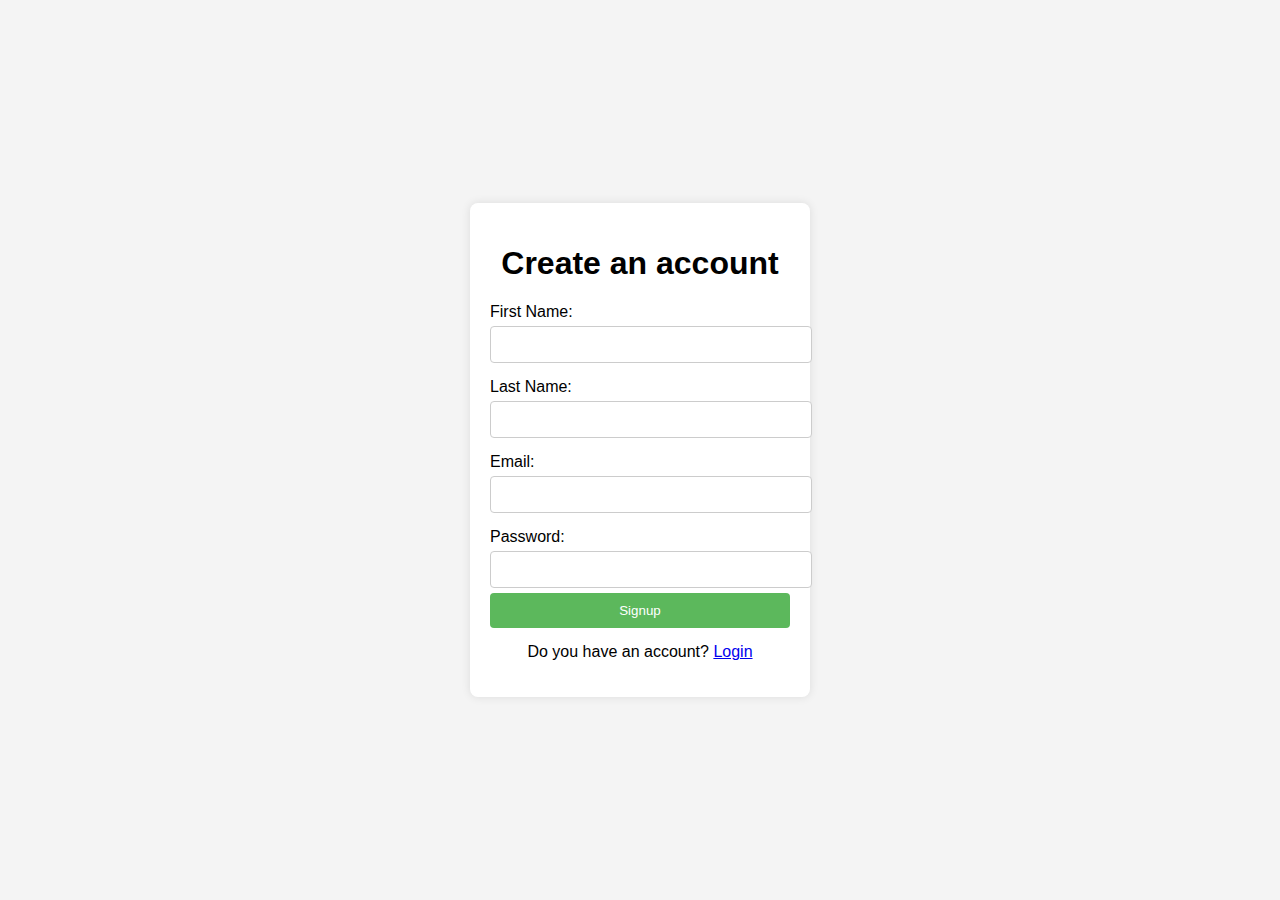
<file: chandu/signup.html>
<!DOCTYPE html>
<html lang="en">
<head>
    <meta charset="UTF-8">
    <meta name="viewport" content="width=device-width, initial-scale=1.0">
    <title>Sign Up Page</title>
    <link rel="stylesheet" href="log.css">
</head>
<body>
    <div class="container">
        <h1>Create an account</h1>
        <form id="loginForm">
            <label for="loginEmail">First Name:</label>
            <input type="email" id="loginEmail" required>

            <label for="loginEmail">Last Name:</label>
            <input type="email" id="loginEmail" required>

            <label for="loginEmail">Email:</label>
            <input type="email" id="loginEmail" required>

            <label for="loginPassword">Password:</label>
            <input type="password" id="loginPassword" required>


            <button type="submit">Signup</button>
            <p class="message">Do you have an account? <a href="http://127.0.0.1:5500/log.html" >Login</a></p>
        </form>
        
        <form id="signupForm" style="display: none;">
            <label for="name">Name:</label>
            <input type="text" id="name" required>
            
            <label for="signupEmail">Email:</label>
            <input type="email" id="signupEmail" >

            <label for="signupPassword">Password:</label>
            <input type="password" id="signupPassword" required>

            <button type="submit">Signup</button>
        </form>
    </div>

    <script src="log.js">
        document.getElementById('signupLink').addEventListener('click', function(event) {
    event.preventDefault();
    document.getElementById('loginForm').style.display = 'none';
    document.getElementById('signupForm').style.display = 'block';
});

    </script>
</body>
</html>
</file>
<file: chandu/style.css>
body{
    background-color:white;
}
.chandu1{
    margin-left: 140px;
 }
 .chandu{
     margin-left: 5px;
 }
.info{
    color: beige;
}
.additional-info {
    background-color: transparent;
    transition: background-color 0.3s;
  
}

.additional-info:hover {
    background-color: #343a40;
    color: white;
}
.navbar {
    padding-top: 20px;  
    padding-bottom: 20px; 
}
#mainImg {
    display: block;     
    margin: 0 auto;    
    max-width: 80%;   
    height: auto;    
    padding-top: 20px;  
    opacity: 0.8;
}
.container {
    display: flex;                 
    justify-content: center;  
    align-items: center;        
    padding: 20px;               
}

.img-container {
    position: relative; 
    max-width: 100%;                
    height: 500px;
    background-image: url("student-849821_1280.jpg"); 
    background-size: cover;         
    background-position: center; 
     border-radius: 0px 0px 10px 10px;           
}
.ch9{
    color: white;
    
}
#heading{
     
        width: 30%;
        padding-left: 15px;
        margin-left: 15px;
        padding-top: 100px;
        float: left;
        font-style: italic;
        
             
}
#btnex{
  padding: 10px 30px;
    font-size: 20px;
    margin-right: 10px;
    margin-top: 40px;
    background-color: #58abd8;
    border-radius: 10px;
    color:white;
    font-weight: bolder;
}
#btnget{
    padding: 10px 30px;
    font-size: 20px;
    margin-right: 10px;
    background-color: transparent;
    border-radius: 10px;
    color:white;
    font-weight: bolder;

}


        .category-box {
            height: 400px;
            overflow-y: auto;
            background-color: #f8f9fa;
            padding: 10px;
            border-radius: 8px;
            border: 1px solid #ddd;
        }
        .category-box h5 {
            color: #007bff;
            font-weight: bold;
        }
        .list-group-item {
            background-color: #ffffff;
            color: #007bff;
            font-weight: 500;
            cursor: pointer;
            border: 1px solid #ddd;
            margin-bottom: 5px;
            transition: background-color 0.3s, color 0.3s;
        }
        .list-group-item:hover {
            background-color: #007bff;
            color: #ffffff;
        }

        /* Styling for the course cards */
        .course-list {
            height: 400px;
            overflow-y: auto;
        }
        .course-card {
            display: flex;
            flex-direction: column;
            justify-content: space-between;
            height: 100%;
            border: 1px solid #ddd;
            border-radius: 8px;
            padding: 10px;
            transition: box-shadow 0.3s;
        }
        .course-card:hover {
            box-shadow: 0px 4px 12px rgba(0, 0, 0, 0.15);
        }
        .course-card img {
            height: 150px;
            width: 150px;
            object-fit: cover;
            border-radius: 4px;
            margin-bottom: 10px;
            align-self: center;
        }

        /* Card title and button alignment */
        .card-title {
            font-size: 1.1em;
            font-weight: bold;
            color: #333;
        }
        .btn-primary, .btn-success {
            font-size: 0.9em;
            padding: 5px 10px;
            margin-right: 5px;
        }

.category-box {
    position: fixed;
    width: 20%;
    max-width: 250px;
    top: 100px;
    background-color: #f8f9fa;
    padding: 15px;
    border-radius: 5px;
}

.course-list-container {
    margin-left: 22%; 
    width: 75%; 
}

.course-card {
    background-color: #ffffff;
    border-radius: 5px;
    box-shadow: 0 4px 8px rgba(0, 0, 0, 0.1);
    padding: 15px;
    margin-bottom: 20px;
}
body {
    font-family: Arial, sans-serif;
    margin: 0;
    padding: 0;
}

.container {
    display: flex;
    height: 100vh;
}

/* Sidebar styles */
.sidebar {
    width: 30%;
    height: 40%;
   
    background-color: #f8f9fa;
    padding: 20px;
    box-shadow: 2px 0 5px rgba(0, 0, 0, 0.1);
}

.sidebar h2 {
    font-size: 1.5em;
    margin-bottom: 15px;
}

.sidebar ul {
    list-style: none;
    padding: 0;
}

.sidebar li {
    margin: 10px 0;
}

.sidebar a {
    text-decoration: none;
    color: #333;
    padding: 10px;
    display: block;
    background-color: #e9ecef;
    transition: background-color 0.3s;
}

.sidebar a:hover {
    background-color: #ced4da;
}

.content {
    flex-grow: 1;
    padding: 0;
}

iframe {
    width: 100%;
    height: 100%;
    border: none;
}

.certificate-section {
    display: flex;
    align-items: center;
    gap: 20px;
    padding: 20px;
    background-color: #eceef1;
    
}

.certificate-image img {
    width: 900px;
    height: 600px;
    border: 1px solid #e0e0e0;
    border-radius: 5px;
    margin-top: 30px;
    margin-left: 20px;
}

.certificate-note {
    font-size: 24px;
    color: #333;
    margin-top: 10px;
    display: flex;
    align-items: center;
}

.certificate-note span {
    color: #007bff; 
    margin-right: 5px;
}

.certificate-text {
    max-width: 600px;
}

.certificate-text h2 {
    font-size: 30px;
    font-weight: 600;
    color: #333;
    margin-bottom: 20px;
}


.features-list {
    list-style: none;
    padding: 0;
}

.features-list li {
    display: flex;
    align-items: flex-start;
    gap: 10px;
    margin-bottom: 15px;
}

.icon {
    color: #007bff;
    font-size: 18px;
}

.features-list strong {
    font-size: 20px;
    color: #333;
}

.features-list p {
    font-size: 18px;
    color: #666;
    margin: 0;
}

/* banner code */

.recommendation-banner {
    display: flex;
    align-items: center;
    justify-content: space-between;
    background: linear-gradient(to right, #7ad0e8, #9bd3eb); 
    padding: 20px;
    border-radius: 10px;
    width: 70%;
    margin: 0 auto;
    margin-top: 50px; 
}

.banner-image img {
    width: 100px;
    height: auto;
    border-radius: 50%;
    margin-left: 50px;
    margin-top: 10px;
}

.banner-content {
    text-align: center;
    color: #004d7a;
}

.banner-content p {
    font-size: 48px;
    font-weight: bold;
    margin-right: 200px;
}

.recommendation-button {
    background-color: #fff;
    color: #004d7a;
    padding: 8px 20px;
    border: none;
    border-radius: 5px;
    font-size: 24px;
    font-size: 20px;
    cursor: pointer;
    font-weight: bold;
    margin-right: 200px;

}

.recommendation-button:hover {
    background-color: #f0f8ff; 
}

/* reviews */

#carouselExampleIndicators{
    margin-left: 400px;
    margin-right: 400px;
}

.sliderh1{
    display: flex;
    justify-content: center;
    margin-top: 40px;
    color: #280303;
}

/* fre questions */
#que{
    margin-left: 100px;
    margin-top: 40px;
}
#accordionExample{
    margin-left: 100px;
    margin-top: 40px;
    margin-right: 200px;
    font-size: 20px;
}


/* Footer styling */
.footer {
    background-color: #222;
    color: #fff;
    padding: 40px 0;
    font-family: Arial, sans-serif;
    margin-top: 50px;
    height: 539px;

}

.container {
    margin: 0 auto;
    height: 500px;
}

.footer-row {
    display: flex;
    flex-wrap: wrap;
    justify-content: space-between;
    width: 100%;
}

.footer-column {
    width: 16%;
    margin-bottom: 10px;
    
}

.footer-column h3 {
    font-size: 18px;
    margin-bottom: 15px;
    color: #fff;
    font-size: 30px;
}

.footer-column ul {
    list-style: none;
    padding: 0;
    
}

.footer-column ul li {
    margin-bottom: 10px;
}

.footer-column ul li a {
    color: #b3b3b3;
    text-decoration: none;
    font-size: 24px;
}

.footer-column ul li a:hover {
    color: #fff;
}



.social-icons a {
    color: #b3b3b3;
    font-size: 20px;
    margin-right: 10px;
    text-decoration: none;
}

.social-icons a:hover {
    color: #fff;
}

/* Responsive footer */
@media (max-width: 768px) {
    .footer-row {
        display: block;
        text-align: center;
    }

    .footer-column {
        width: 100%;
        margin-bottom: 20px;
    }
}


/* From Uiverse.io by elisapi */ 
.card {
    width: fit-content;
    height: fit-content;
    background-color: transparent;
    display: flex;
    align-items: center;
    justify-content: center;
    padding: 15px;
    gap: 20px;
  }
  
  /* for all social containers*/
  .socialContainer {
    width: 52px;
    height: 52px;
    background-color: rgb(65, 29, 131);
    display: flex;
    align-items: center;
    justify-content: center;
    overflow: hidden;
    transition-duration: 0.3s;
    border-radius: 30px;
  }
  /* instagram*/
  .containerOne:hover {
    background-color: #d62976;
    transition-duration: 0.3s;
    transform: scale(1.2);
  }
  /* twitter*/
  .containerTwo:hover {
    background-color: #00acee;
    transition-duration: 0.3s;
    transform: scale(1.2);
  }
  /* linkdin*/
  .containerThree:hover {
    background-color: #0072b1;
    transition-duration: 0.3s;
    transform: scale(1.2);
  }
  /* Whatsapp*/
  .containerFour:hover {
    background-color: #128c7e;
    transition-duration: 0.3s;
    transform: scale(1.2);
  }
  
  .socialContainer:active {
    transform: scale(0.9);
    transition-duration: 0.3s;
  }
  
  .socialSvg {
    width: 17px;
  }
  
  .socialSvg path {
    fill: rgb(255, 255, 255);
  }
  
  .socialContainer:hover .socialSvg {
    animation: slide-in-top 0.3s both;
  }
  
  @keyframes slide-in-top {
    0% {
      transform: translateY(-50px);
      opacity: 0;
    }
  
    100% {
      transform: translateY(0);
      opacity: 1;
    }
  }
  
  /* terms and conditions */
 
.footer-bottom1 {
    background-color: #222;
    color: #b3b3b3;
    padding: 20px 0;
    text-align: center;
    font-family: Arial, sans-serif;
    font-size: 24px;


}



.footer-links1 {
    margin-bottom: 10px;
}

.footer-links1 a {
    color: #b3b3b3;
    text-decoration: none;
    margin: 0 5px;
   
}

.footer-links1 a:hover {
    color: #fff;
}

.footer-links1 span {
    color: #b3b3b3;
}

.footer-address1 {
    margin-bottom: 10px;
}

.footer-address1, .footer-links1, .footer-copyright1 {
    line-height: 1.5;
    
}

.footer-address1 {
    color: #b3b3b3;
}

.footer-address1:hover {
    color: #fff;
}
.footer-copyright1{
    margin-bottom: 0px;
}

/* courseStart */
</file>
<file: chandu/log.css>
body {
    font-family: Arial, sans-serif;
    background-color: #f4f4f4;
    display: flex;
    justify-content: center;
    align-items: center;
    height: 100vh;
    margin: 0;
}

.container {
    background: white;
    padding: 20px;
    border-radius: 8px;
    box-shadow: 0 0 10px rgba(0, 0, 0, 0.1);
    width: 300px;
}

h1 {
    text-align: center;
}

label {
    margin-top: 10px;
    display: block;
}

input {
    width: 100%;
    padding: 10px;
    margin: 5px 0;
    border: 1px solid #ccc;
    border-radius: 4px;
}

button {
    width: 100%;
    padding: 10px;
    background-color: #5cb85c;
    color: white;
    border: none;
    border-radius: 4px;
    cursor: pointer;
}

button:hover {
    background-color: #4cae4c;
}

.message {
    text-align: center;
    margin-top: 15px;
}
</file>
